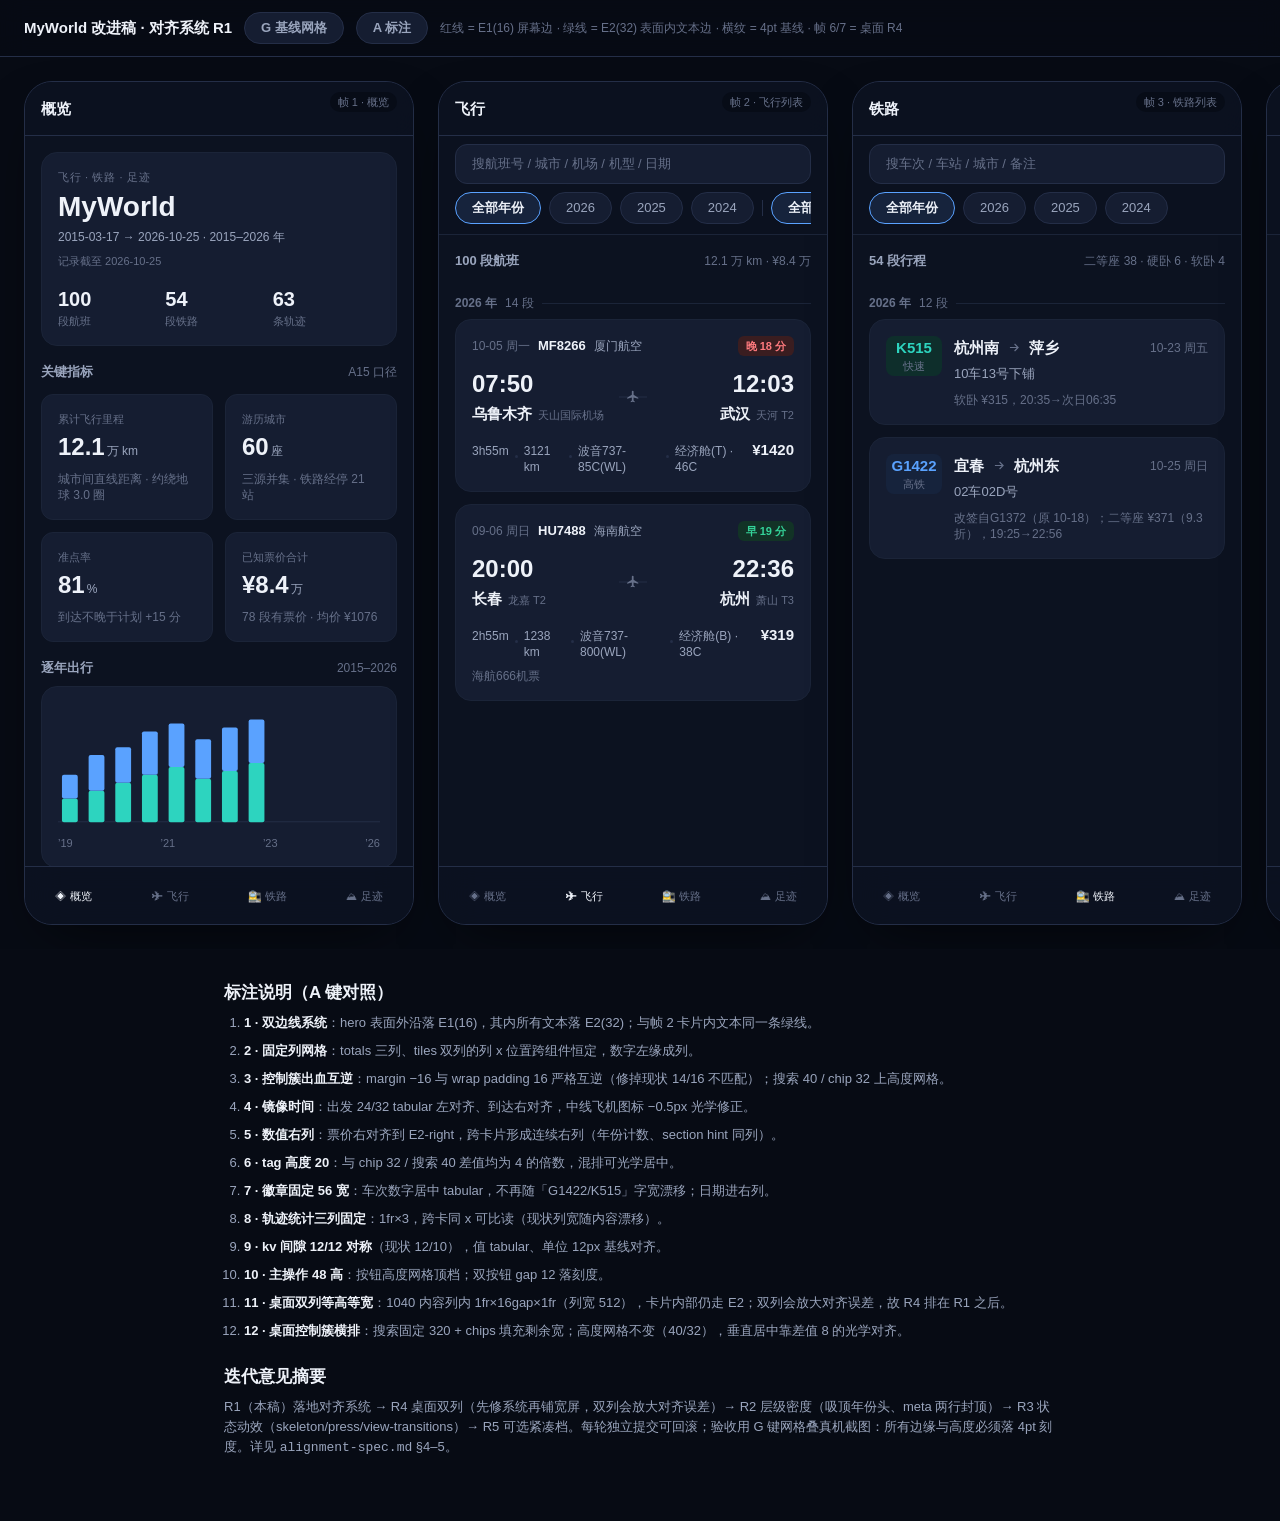
<file: docs/design/prototype.html>
<!doctype html>
<html lang="zh-CN">
<head>
<meta charset="utf-8" />
<meta name="viewport" content="width=device-width, initial-scale=1" />
<title>MyWorld 改进稿 · 对齐系统原型（R1）</title>
<style>
/* ============ tokens：对齐系统唯一真源 ============ */
:root{
  --e1:16px;                 /* 屏幕级文本边 / 表面外沿 */
  --e2:32px;                 /* 表面内部文本边 = e1 + 16 */
  --s1:4px; --s2:8px; --s3:12px; --s4:16px; --s5:24px; --s6:32px;
  --h-tag:20px; --h-chip:32px; --h-ctl:40px; --h-btn:48px;
  --r-surf:16px; --r-ctl:12px; --r-sm:8px; --r-tag:6px;
  --bg:#0c1220; --card:#151d31; --line:#242e47; --line-soft:#1b2438;
  --ink:#eef2f9; --ink2:#9aa5bd; --ink3:#667089;
  --brand:#5aa2ff; --brand-soft:#16233c; --ok:#34d399; --ok-soft:#123326;
  --warn:#ff7a7e; --warn-soft:#3a1d20; --rail:#2dd4bf; --rail-soft:#0e2e2b;
  --amber:#f5b04d; --amber-soft:#332614;
  --f:-apple-system,BlinkMacSystemFont,"Segoe UI","PingFang SC","Helvetica Neue",sans-serif;
}
*{box-sizing:border-box;margin:0;padding:0}
body{background:#070b14;color:var(--ink);font-family:var(--f);-webkit-font-smoothing:antialiased}
.num{font-variant-numeric:tabular-nums}
.t11{font-size:11px;line-height:16px}.t12{font-size:12px;line-height:16px}.t13{font-size:13px;line-height:20px}
.t15{font-size:15px;line-height:24px}.t17{font-size:17px;line-height:24px}.t20{font-size:20px;line-height:28px}
.t24{font-size:24px;line-height:32px}.t28{font-size:28px;line-height:36px}
.mut{color:var(--ink2)}.dim{color:var(--ink3)}

/* ============ 画廊外壳 ============ */
.bar{position:sticky;top:0;z-index:20;display:flex;align-items:center;gap:12px;padding:12px 24px;
  background:rgba(7,11,20,.9);backdrop-filter:blur(12px);border-bottom:1px solid var(--line)}
.bar h1{font-size:15px;line-height:24px;font-weight:650}
.bar .hint{font-size:12px;line-height:16px;color:var(--ink3)}
.bar button{height:32px;padding:0 16px;border-radius:999px;border:1px solid var(--line);background:var(--card);
  color:var(--ink2);font:600 13px/20px var(--f);cursor:pointer}
.bar button[aria-pressed="true"]{background:var(--brand-soft);border-color:var(--brand);color:var(--ink)}
.gallery{display:flex;gap:24px;overflow-x:auto;padding:24px;scroll-snap-type:x proximity}
.frame{flex:0 0 auto;width:390px;height:844px;border-radius:28px;border:1px solid var(--line);background:var(--bg);
  position:relative;overflow:hidden;scroll-snap-align:center;box-shadow:0 24px 60px -24px rgba(0,0,0,.7)}
.frame__label{position:absolute;top:10px;right:16px;z-index:9;font-size:11px;line-height:16px;color:var(--ink3);
  background:rgba(7,11,20,.7);padding:2px 8px;border-radius:999px}
.scr{position:absolute;inset:0 0 58px 0;overflow-y:auto;padding:0 var(--e1);scrollbar-width:none}
.scr::-webkit-scrollbar{display:none}

/* ============ 网格/边线叠层（G 键） ============ */
.ov{position:absolute;inset:0;pointer-events:none;z-index:8;display:none;
  background:
    repeating-linear-gradient(to bottom, rgba(90,162,255,.09) 0 1px, transparent 1px 4px),
    linear-gradient(to right,
      transparent 0 15px, rgba(255,122,126,.6) 15px 16px,
      transparent 16px 31px, rgba(52,211,153,.6) 31px 32px,
      transparent 32px calc(100% - 32px),
      rgba(52,211,153,.6) calc(100% - 32px) calc(100% - 31px),
      transparent calc(100% - 31px) calc(100% - 16px),
      rgba(255,122,126,.6) calc(100% - 16px) calc(100% - 15px),
      transparent calc(100% - 15px));}
body.g .ov{display:block}
/* 标注（A 键） */
.an{position:absolute;z-index:9;width:20px;height:20px;border-radius:999px;background:var(--amber);color:#20140a;
  font:700 11px/20px var(--f);text-align:center;display:none;box-shadow:0 0 0 3px rgba(12,18,32,.85)}
body.a .an{display:block}

/* ============ 组件 ============ */
.tb{position:sticky;top:0;z-index:6;height:54px;margin:0 calc(-1*var(--e1));padding:0 var(--e1);
  display:flex;align-items:center;gap:12px;background:rgba(12,18,32,.82);backdrop-filter:blur(14px);
  border-bottom:1px solid var(--line)}
.tb__t{font-size:15px;line-height:24px;font-weight:650}
.tb__back{width:24px;height:24px;display:flex;align-items:center;justify-content:center;color:var(--ink2)}
.ctl{position:sticky;top:54px;z-index:5;margin:0 calc(-1*var(--e1));padding:var(--s2) var(--e1);
  display:flex;flex-direction:column;gap:var(--s2);background:rgba(12,18,32,.92);backdrop-filter:blur(14px);
  border-bottom:1px solid var(--line-soft)}
.ctl__search{height:var(--h-ctl);border-radius:var(--r-ctl);background:var(--card);border:1px solid var(--line);
  padding:0 var(--e1);display:flex;align-items:center;color:var(--ink3);font-size:13px;line-height:20px}
.ctl__chips{display:flex;gap:var(--s2);overflow-x:auto;scrollbar-width:none;padding-bottom:2px}
.ctl__chips::-webkit-scrollbar{display:none}
.chip{flex:0 0 auto;height:var(--h-chip);padding:0 var(--e1);border-radius:999px;border:1px solid var(--line);
  background:var(--card);color:var(--ink2);font-size:13px;line-height:20px;display:flex;align-items:center}
.chip.on{background:var(--brand-soft);border-color:var(--brand);color:var(--ink);font-weight:600}
.sep{flex:0 0 1px;width:1px;height:16px;background:var(--line);align-self:center}
.sh{display:flex;align-items:baseline;gap:var(--s2);margin:var(--s4) 0 var(--s2)}
.sh__t{font-size:13px;line-height:20px;font-weight:650;color:var(--ink2)}
.sh__h{margin-left:auto;font-size:12px;line-height:16px;color:var(--ink3)}
.yh{display:flex;align-items:center;gap:var(--s2);margin:var(--s5) 0 var(--s2)}
.yh__y{font-size:12px;line-height:16px;font-weight:650;color:var(--ink3)}
.yh__c{font-size:12px;line-height:16px;color:var(--ink3)}
.yh__r{flex:1;height:1px;background:var(--line-soft)}
.grp{display:flex;flex-direction:column;gap:var(--s3)}
.surf{background:var(--card);border:1px solid var(--line-soft);border-radius:var(--r-surf);padding:var(--s4)}
.tag{height:var(--h-tag);padding:0 var(--s2);border-radius:var(--r-tag);display:inline-flex;align-items:center;
  font-size:11px;line-height:16px;font-weight:600;flex:0 0 auto}
.tag--ok{background:var(--ok-soft);color:var(--ok)}.tag--warn{background:var(--warn-soft);color:var(--warn)}
.tag--rail{background:var(--rail-soft);color:var(--rail)}.tag--amber{background:var(--amber-soft);color:var(--amber)}
.tag--neu{background:#1b2438;color:var(--ink2)}
/* 航班卡 */
.fc__top{display:flex;align-items:center;gap:var(--s2)}
.fc__top .tag{margin-left:auto}
.fc__body{display:grid;grid-template-columns:1fr 32px 1fr;align-items:center;margin-top:var(--s3)}
.fc__body .arr{text-align:right}
.place{display:flex;align-items:baseline;gap:6px;flex-wrap:wrap;margin-top:2px}
.arr .place{justify-content:flex-end}
.place b{font-size:15px;line-height:24px;font-weight:650}
.place span{font-size:11px;line-height:16px;color:var(--ink3)}
.mid{position:relative;height:32px}
.mid svg{position:absolute;left:50%;top:50%;transform:translate(-50%,-50%) translateY(-0.5px);color:var(--ink3)}
.mid::before{content:"";position:absolute;left:2px;right:2px;top:50%;height:1px;background:var(--line);transform:translateY(-0.5px)}
.fc__meta{display:flex;align-items:baseline;gap:6px;margin-top:var(--s3);font-size:12px;line-height:16px;color:var(--ink2)}
.fc__meta .dot{width:3px;height:3px;border-radius:999px;background:var(--line);align-self:center;flex:0 0 3px}
.fc__price{margin-left:auto;font-size:15px;line-height:24px;font-weight:650;color:var(--ink)}
.fc__note{margin-top:var(--s2);font-size:12px;line-height:16px;color:var(--ink3)}
/* 铁路卡 */
.rc{display:grid;grid-template-columns:56px 1fr;gap:var(--s3)}
.rc__badge{height:40px;border-radius:var(--r-sm);display:flex;flex-direction:column;align-items:center;justify-content:center}
.rc__badge .no{font-size:15px;line-height:20px;font-weight:700}
.rc__badge .kd{font-size:11px;line-height:16px;color:var(--ink3)}
.rc__route{display:flex;align-items:center;gap:var(--s2);font-size:15px;line-height:24px;font-weight:650}
.rc__route svg{transform:translateY(-0.5px);color:var(--ink3)}
.rc__date{margin-left:auto;font-size:12px;line-height:16px;color:var(--ink3);font-weight:400}
.rc__seat{margin-top:var(--s1);font-size:13px;line-height:20px;color:var(--ink2)}
.rc__note{margin-top:var(--s2);font-size:12px;line-height:16px;color:var(--ink3)}
/* 轨迹卡 */
.tc__head{display:flex;align-items:center;gap:var(--s2)}
.tc__pin{width:8px;height:8px;border-radius:999px;flex:0 0 8px}
.tc__name{font-size:15px;line-height:24px;font-weight:650;flex:1;min-width:0}
.tc__sub{margin-top:var(--s1);font-size:12px;line-height:16px;color:var(--ink3)}
.tc__stats{display:grid;grid-template-columns:1fr 1fr 1fr;margin-top:var(--s3)}
.tc__stats .v{font-size:17px;line-height:24px;font-weight:700}
.tc__stats .l{font-size:11px;line-height:16px;color:var(--ink3)}
/* 概览 */
.hero__eb{font-size:11px;line-height:16px;color:var(--ink3);letter-spacing:.06em}
.hero__t{font-size:28px;line-height:36px;font-weight:700;margin-top:var(--s1)}
.hero__sub{font-size:12px;line-height:16px;color:var(--ink2);margin-top:var(--s1)}
.hero__hz{font-size:11px;line-height:16px;color:var(--ink3);margin-top:var(--s2)}
.tot{display:grid;grid-template-columns:1fr 1fr 1fr;margin-top:var(--s4)}
.tot .v{font-size:20px;line-height:28px;font-weight:700}
.tot .l{font-size:11px;line-height:16px;color:var(--ink3)}
.tiles{display:grid;grid-template-columns:1fr 1fr;gap:var(--s3);margin-top:var(--s3)}
.tile{background:var(--card);border:1px solid var(--line-soft);border-radius:var(--r-ctl);padding:var(--s4)}
.tile .l{font-size:11px;line-height:16px;color:var(--ink3)}
.tile .v{font-size:24px;line-height:32px;font-weight:700;margin-top:var(--s1)}
.tile .v small{font-size:12px;line-height:16px;color:var(--ink2);font-weight:500;margin-left:2px}
.tile .ft{font-size:12px;line-height:16px;color:var(--ink3);margin-top:var(--s2)}
/* 详情 */
.map{height:220px;border-radius:var(--r-surf);margin-top:var(--s4);position:relative;overflow:hidden;
  background:linear-gradient(160deg,#101a2e,#0d1526);border:1px solid var(--line-soft)}
.kv{display:grid;grid-template-columns:1fr 1fr;gap:var(--s3);margin-top:var(--s3)}
.kv__k{font-size:11px;line-height:16px;color:var(--ink3)}
.kv__v{font-size:15px;line-height:24px;font-weight:650;margin-top:var(--s1)}
.kv__v small{font-size:12px;line-height:16px;color:var(--ink2);font-weight:500}
.btnrow{display:flex;gap:var(--s3);margin:var(--s4) 0 var(--s5)}
.btn{height:var(--h-btn);;border-radius:var(--r-ctl);display:flex;align-items:center;justify-content:center;
  font-size:15px;line-height:24px;font-weight:650;flex:1}
.btn--p{background:var(--brand);color:#06101f}
.btn--g{border:1px solid var(--line);color:var(--ink2)}
/* 底部 tabbar */
.bb{position:absolute;left:0;right:0;bottom:0;height:58px;display:flex;z-index:7;
  background:rgba(12,18,32,.88);backdrop-filter:blur(18px);border-top:1px solid var(--line)}
.bb__b{flex:1;display:flex;flex-direction:column;align-items:center;justify-content:center;gap:2px;
  font-size:11px;line-height:16px;color:var(--ink3)}
.bb__b.on{color:var(--ink)}
/* ============ 桌面帧（R4 静态演示，≥1000 规则的作用域副本） ============ */
.frame--desk{width:1280px;height:800px}
.frame--desk .scr{inset:0 0 0 0;padding:0}
.dcol{max-width:1040px;margin:0 auto;padding:0 var(--e1)}
.dctl{display:flex;gap:var(--s3);align-items:center;margin:var(--s4) 0 var(--s3)}
.dctl .ctl__search{flex:0 0 320px}
.dctl .ctl__chips{flex:1;padding-bottom:0}
.dgrp{display:grid;grid-template-columns:1fr 1fr;gap:var(--s4)}
.dkv{grid-template-columns:1fr 1fr 1fr}
.dmap{height:460px;margin-top:var(--s5)}
.dbtn{flex:0 0 auto;padding:0 var(--s5)}
.frame--desk .bb{display:none}

/* 说明区 */
.notes{max-width:880px;margin:0 auto;padding:8px 24px 64px}
.notes h2{font-size:17px;line-height:24px;font-weight:650;margin:24px 0 8px}
.notes ol{margin-left:20px;display:flex;flex-direction:column;gap:8px}
.notes li{font-size:13px;line-height:20px;color:var(--ink2)}
.notes li b{color:var(--ink)}
.notes p{font-size:13px;line-height:20px;color:var(--ink2);margin-top:8px}
</style>
</head>
<body>
<header class="bar">
  <h1>MyWorld 改进稿 · 对齐系统 R1</h1>
  <button id="tg" aria-pressed="false">G 基线网格</button>
  <button id="ta" aria-pressed="false">A 标注</button>
  <span class="hint">红线 = E1(16) 屏幕边 · 绿线 = E2(32) 表面内文本边 · 横纹 = 4pt 基线 · 帧 6/7 = 桌面 R4</span>
</header>

<main class="gallery">

<!-- ============ 帧 1 · 概览 ============ -->
<section class="frame">
  <span class="frame__label">帧 1 · 概览</span>
  <div class="ov"></div>
  <i class="an" style="left:36px;top:96px">1</i>
  <i class="an" style="left:36px;top:238px">2</i>
  <div class="scr">
    <div class="tb"><span class="tb__t">概览</span></div>
    <section class="surf" style="margin-top:16px">
      <div class="hero__eb">飞行 · 铁路 · 足迹</div>
      <div class="hero__t">MyWorld</div>
      <div class="hero__sub num">2015-03-17 → 2026-10-25 · 2015–2026 年</div>
      <div class="hero__hz num">记录截至 2026-10-25</div>
      <div class="tot">
        <div><div class="v num">100</div><div class="l">段航班</div></div>
        <div><div class="v num">54</div><div class="l">段铁路</div></div>
        <div><div class="v num">63</div><div class="l">条轨迹</div></div>
      </div>
    </section>
    <div class="sh"><span class="sh__t">关键指标</span><span class="sh__h num">A15 口径</span></div>
    <div class="tiles">
      <div class="tile"><div class="l">累计飞行里程</div><div class="v num">12.1<small>万 km</small></div><div class="ft">城市间直线距离 · 约绕地球 3.0 圈</div></div>
      <div class="tile"><div class="l">游历城市</div><div class="v num">60<small>座</small></div><div class="ft">三源并集 · 铁路经停 21 站</div></div>
      <div class="tile"><div class="l">准点率</div><div class="v num">81<small>%</small></div><div class="ft">到达不晚于计划 +15 分</div></div>
      <div class="tile"><div class="l">已知票价合计</div><div class="v num">¥8.4<small>万</small></div><div class="ft">78 段有票价 · 均价 ¥1076</div></div>
    </div>
    <div class="sh"><span class="sh__t">逐年出行</span><span class="sh__h num">2015–2026</span></div>
    <div class="surf">
      <svg width="100%" height="120" viewBox="0 0 326 120" aria-hidden="true">
        <g stroke="#242e47" stroke-width="1"><line x1="0" y1="119.5" x2="326" y2="119.5"/></g>
        <g>
          <rect x="4"   y="96" width="16" height="24" rx="2" fill="#2dd4bf"/><rect x="4"  y="72" width="16" height="24" rx="2" fill="#5aa2ff"/>
          <rect x="31"  y="88" width="16" height="32" rx="2" fill="#2dd4bf"/><rect x="31" y="52" width="16" height="36" rx="2" fill="#5aa2ff"/>
          <rect x="58"  y="80" width="16" height="40" rx="2" fill="#2dd4bf"/><rect x="58" y="44" width="16" height="36" rx="2" fill="#5aa2ff"/>
          <rect x="85"  y="72" width="16" height="48" rx="2" fill="#2dd4bf"/><rect x="85" y="28" width="16" height="44" rx="2" fill="#5aa2ff"/>
          <rect x="112" y="64" width="16" height="56" rx="2" fill="#2dd4bf"/><rect x="112" y="20" width="16" height="44" rx="2" fill="#5aa2ff"/>
          <rect x="139" y="76" width="16" height="44" rx="2" fill="#2dd4bf"/><rect x="139" y="36" width="16" height="40" rx="2" fill="#5aa2ff"/>
          <rect x="166" y="68" width="16" height="52" rx="2" fill="#2dd4bf"/><rect x="166" y="24" width="16" height="44" rx="2" fill="#5aa2ff"/>
          <rect x="193" y="60" width="16" height="60" rx="2" fill="#2dd4bf"/><rect x="193" y="16" width="16" height="44" rx="2" fill="#5aa2ff"/>
        </g>
      </svg>
      <div class="t11 dim num" style="display:flex;justify-content:space-between;margin-top:8px"><span>’19</span><span>’21</span><span>’23</span><span>’26</span></div>
    </div>
    <div style="height:24px"></div>
  </div>
  <nav class="bb"><span class="bb__b on">◈ 概览</span><span class="bb__b">✈ 飞行</span><span class="bb__b">🚉 铁路</span><span class="bb__b">⛰ 足迹</span></nav>
</section>

<!-- ============ 帧 2 · 飞行列表 ============ -->
<section class="frame">
  <span class="frame__label">帧 2 · 飞行列表</span>
  <div class="ov"></div>
  <i class="an" style="left:20px;top:120px">3</i>
  <i class="an" style="left:40px;top:330px">4</i>
  <i class="an" style="left:330px;top:452px">5</i>
  <i class="an" style="left:330px;top:296px">6</i>
  <div class="scr">
    <div class="tb"><span class="tb__t">飞行</span></div>
    <div class="ctl">
      <div class="ctl__search">搜航班号 / 城市 / 机场 / 机型 / 日期</div>
      <div class="ctl__chips">
        <span class="chip on">全部年份</span><span class="chip">2026</span><span class="chip">2025</span><span class="chip">2024</span>
        <span class="sep"></span>
        <span class="chip on">全部航司</span><span class="chip">国航</span><span class="chip">东航</span><span class="chip">南航</span>
      </div>
    </div>
    <div class="sh"><span class="sh__t">100 段航班</span><span class="sh__h num">12.1 万 km · ¥8.4 万</span></div>
    <div class="yh"><span class="yh__y">2026 年</span><span class="yh__c num">14 段</span><span class="yh__r"></span></div>
    <div class="grp">
      <article class="surf">
        <div class="fc__top">
          <span class="t12 dim num">10-05 周一</span>
          <span class="t13" style="font-weight:650">MF8266</span>
          <span class="t12 mut">厦门航空</span>
          <span class="tag tag--warn num">晚 18 分</span>
        </div>
        <div class="fc__body">
          <div class="dep">
            <div class="t24 num" style="font-weight:700">07:50</div>
            <div class="place"><b>乌鲁木齐</b><span>天山国际机场</span></div>
          </div>
          <div class="mid"><svg width="14" height="14" viewBox="0 0 24 24" fill="currentColor"><path d="M21 16v-2l-8-5V3.5a1.5 1.5 0 0 0-3 0V9l-8 5v2l8-2.5V19l-2 1.5V22l3.5-1 3.5 1v-1.5L13 19v-5.5l8 2.5z"/></svg></div>
          <div class="arr">
            <div class="t24 num" style="font-weight:700">12:03</div>
            <div class="place"><b>武汉</b><span>天河 T2</span></div>
          </div>
        </div>
        <div class="fc__meta num">
          <span>3h55m</span><i class="dot"></i><span>3121 km</span><i class="dot"></i><span>波音737-85C(WL)</span><i class="dot"></i><span>经济舱(T) · 46C</span>
          <span class="fc__price num">¥1420</span>
        </div>
      </article>
      <article class="surf">
        <div class="fc__top">
          <span class="t12 dim num">09-06 周日</span>
          <span class="t13" style="font-weight:650">HU7488</span>
          <span class="t12 mut">海南航空</span>
          <span class="tag tag--ok num">早 19 分</span>
        </div>
        <div class="fc__body">
          <div class="dep">
            <div class="t24 num" style="font-weight:700">20:00</div>
            <div class="place"><b>长春</b><span>龙嘉 T2</span></div>
          </div>
          <div class="mid"><svg width="14" height="14" viewBox="0 0 24 24" fill="currentColor"><path d="M21 16v-2l-8-5V3.5a1.5 1.5 0 0 0-3 0V9l-8 5v2l8-2.5V19l-2 1.5V22l3.5-1 3.5 1v-1.5L13 19v-5.5l8 2.5z"/></svg></div>
          <div class="arr">
            <div class="t24 num" style="font-weight:700">22:36</div>
            <div class="place"><b>杭州</b><span>萧山 T3</span></div>
          </div>
        </div>
        <div class="fc__meta num">
          <span>2h55m</span><i class="dot"></i><span>1238 km</span><i class="dot"></i><span>波音737-800(WL)</span><i class="dot"></i><span>经济舱(B) · 38C</span>
          <span class="fc__price num">¥319</span>
        </div>
        <div class="fc__note">海航666机票</div>
      </article>
    </div>
    <div style="height:24px"></div>
  </div>
  <nav class="bb"><span class="bb__b">◈ 概览</span><span class="bb__b on">✈ 飞行</span><span class="bb__b">🚉 铁路</span><span class="bb__b">⛰ 足迹</span></nav>
</section>

<!-- ============ 帧 3 · 铁路列表 ============ -->
<section class="frame">
  <span class="frame__label">帧 3 · 铁路列表</span>
  <div class="ov"></div>
  <i class="an" style="left:36px;top:300px">7</i>
  <div class="scr">
    <div class="tb"><span class="tb__t">铁路</span></div>
    <div class="ctl">
      <div class="ctl__search">搜车次 / 车站 / 城市 / 备注</div>
      <div class="ctl__chips"><span class="chip on">全部年份</span><span class="chip">2026</span><span class="chip">2025</span><span class="chip">2024</span></div>
    </div>
    <div class="sh"><span class="sh__t">54 段行程</span><span class="sh__h num">二等座 38 · 硬卧 6 · 软卧 4</span></div>
    <div class="yh"><span class="yh__y">2026 年</span><span class="yh__c num">12 段</span><span class="yh__r"></span></div>
    <div class="grp">
      <article class="surf rc">
        <div class="rc__badge" style="background:var(--rail-soft)"><span class="no num" style="color:var(--rail)">K515</span><span class="kd">快速</span></div>
        <div>
          <div class="rc__route"><span>杭州南</span><svg width="14" height="14" viewBox="0 0 24 24" fill="none" stroke="currentColor" stroke-width="2"><path d="M5 12h14m-6-6 6 6-6 6"/></svg><span>萍乡</span><span class="rc__date num">10-23 周五</span></div>
          <div class="rc__seat">10车13号下铺</div>
          <div class="rc__note num">软卧 ¥315，20:35→次日06:35</div>
        </div>
      </article>
      <article class="surf rc">
        <div class="rc__badge" style="background:var(--brand-soft)"><span class="no num" style="color:var(--brand)">G1422</span><span class="kd">高铁</span></div>
        <div>
          <div class="rc__route"><span>宜春</span><svg width="14" height="14" viewBox="0 0 24 24" fill="none" stroke="currentColor" stroke-width="2"><path d="M5 12h14m-6-6 6 6-6 6"/></svg><span>杭州东</span><span class="rc__date num">10-25 周日</span></div>
          <div class="rc__seat">02车02D号</div>
          <div class="rc__note num">改签自G1372（原 10-18）；二等座 ¥371（9.3折），19:25→22:56</div>
        </div>
      </article>
    </div>
    <div style="height:24px"></div>
  </div>
  <nav class="bb"><span class="bb__b">◈ 概览</span><span class="bb__b">✈ 飞行</span><span class="bb__b on">🚉 铁路</span><span class="bb__b">⛰ 足迹</span></nav>
</section>

<!-- ============ 帧 4 · 足迹列表 ============ -->
<section class="frame">
  <span class="frame__label">帧 4 · 足迹列表</span>
  <div class="ov"></div>
  <i class="an" style="left:36px;top:330px">8</i>
  <div class="scr">
    <div class="tb"><span class="tb__t">足迹</span></div>
    <div class="ctl">
      <div class="ctl__search">搜轨迹名 / 地区 / 日期</div>
      <div class="ctl__chips"><span class="chip on">全部类型</span><span class="chip">徒步</span><span class="chip">越野跑</span></div>
    </div>
    <div class="sh"><span class="sh__t">63 条轨迹</span><span class="sh__h num">共 1486 公里</span></div>
    <div class="yh"><span class="yh__y">2026 年</span><span class="yh__c num">9 条</span><span class="yh__r"></span></div>
    <div class="grp">
      <article class="surf">
        <div class="tc__head"><span class="tc__pin" style="background:#22d3ee"></span><span class="tc__name">杭州西湖群山环线越野跑</span><span class="tag tag--rail">越野跑</span></div>
        <div class="tc__sub num">浙江 · 杭州 · 2026-10-18</div>
        <div class="tc__stats num">
          <div><div class="v">41.48</div><div class="l">公里</div></div>
          <div><div class="v">2129</div><div class="l">爬升 m</div></div>
          <div><div class="v">5.39</div><div class="l">km/h 移动</div></div>
        </div>
      </article>
      <article class="surf">
        <div class="tc__head"><span class="tc__pin" style="background:#8b5cf6"></span><span class="tc__name">武功山两日穿越（萍乡进宜春出）</span><span class="tag tag--neu">徒步</span></div>
        <div class="tc__sub num">江西 · 武功山 · 2026-10-24</div>
        <div class="tc__stats num">
          <div><div class="v">40.37</div><div class="l">公里</div></div>
          <div><div class="v">3046</div><div class="l">爬升 m</div></div>
          <div><div class="v">2.64</div><div class="l">km/h 移动</div></div>
        </div>
      </article>
    </div>
    <div style="height:24px"></div>
  </div>
  <nav class="bb"><span class="bb__b">◈ 概览</span><span class="bb__b">✈ 飞行</span><span class="bb__b">🚉 铁路</span><span class="bb__b on">⛰ 足迹</span></nav>
</section>

<!-- ============ 帧 5 · 轨迹详情 ============ -->
<section class="frame">
  <span class="frame__label">帧 5 · 轨迹详情</span>
  <div class="ov"></div>
  <i class="an" style="left:36px;top:470px">9</i>
  <i class="an" style="left:200px;top:760px">10</i>
  <div class="scr">
    <div class="tb"><span class="tb__back">‹</span><span class="tb__t">杭州西湖群山环线越野跑</span></div>
    <div class="map">
      <svg width="100%" height="100%" viewBox="0 0 358 220" aria-hidden="true">
        <path d="M250 40 C 210 30 150 40 120 70 C 90 100 70 130 90 160 C 110 190 170 195 210 180 C 250 165 275 120 268 90 C 262 62 258 46 250 40 Z"
          fill="none" stroke="#22d3ee" stroke-width="3" stroke-linecap="round" opacity=".9"/>
        <circle cx="250" cy="40" r="5" fill="#22d3ee"/>
      </svg>
      <span class="t11 dim" style="position:absolute;left:16px;bottom:12px">地图为占位 · 真机走腾讯 GL</span>
    </div>
    <section class="surf" style="margin-top:12px">
      <div class="kv num">
        <div><div class="kv__k">总距离</div><div class="kv__v">41.48<small> km</small></div></div>
        <div><div class="kv__k">累计爬升</div><div class="kv__v">2129<small> m</small></div></div>
        <div><div class="kv__k">累计下降</div><div class="kv__v">2123<small> m</small></div></div>
        <div><div class="kv__k">海拔区间</div><div class="kv__v">9–359<small> m</small></div></div>
        <div><div class="kv__k">移动时间</div><div class="kv__v">7h42m</div></div>
        <div><div class="kv__k">移动速度</div><div class="kv__v">5.39<small> km/h</small></div></div>
      </div>
    </section>
    <div class="sh"><span class="sh__t">海拔剖面</span><span class="sh__h num">8740 原始点</span></div>
    <div class="surf">
      <svg width="100%" height="72" viewBox="0 0 326 72" aria-hidden="true">
        <path d="M0 60 L30 52 L60 40 L90 28 L120 34 L150 20 L180 30 L210 24 L240 38 L270 48 L300 56 L326 60 L326 72 L0 72 Z" fill="#16233c"/>
        <path d="M0 60 L30 52 L60 40 L90 28 L120 34 L150 20 L180 30 L210 24 L240 38 L270 48 L300 56 L326 60" fill="none" stroke="#22d3ee" stroke-width="2"/>
      </svg>
    </div>
    <div class="btnrow">
      <span class="btn btn--p num">下载 GPX · 原始精度 7872 点</span>
      <span class="btn btn--g">精简版</span>
    </div>
  </div>
  <nav class="bb"><span class="bb__b">◈ 概览</span><span class="bb__b">✈ 飞行</span><span class="bb__b">🚉 铁路</span><span class="bb__b on">⛰ 足迹</span></nav>
</section>

<!-- ============ 帧 6 · 飞行列表 · 桌面 ≥1000 ============ -->
<section class="frame frame--desk">
  <span class="frame__label">帧 6 · 桌面 ≥1000 · 列表</span>
  <div class="ov"></div>
  <i class="an" style="left:140px;top:150px">11</i>
  <i class="an" style="left:520px;top:96px">12</i>
  <div class="scr">
    <div class="tb" style="margin:0;padding:0 calc((100% - 1040px)/2)"><span class="tb__t">飞行</span></div>
    <div class="dcol">
      <div class="dctl">
        <div class="ctl__search">搜航班号 / 城市 / 机场 / 机型 / 日期</div>
        <div class="ctl__chips">
          <span class="chip on">全部年份</span><span class="chip">2026</span><span class="chip">2025</span><span class="chip">2024</span>
          <span class="sep"></span>
          <span class="chip on">全部航司</span><span class="chip">国航</span><span class="chip">东航</span><span class="chip">南航</span><span class="chip">海航</span>
        </div>
      </div>
      <div class="sh"><span class="sh__t">100 段航班</span><span class="sh__h num">12.1 万 km · ¥8.4 万</span></div>
      <div class="yh"><span class="yh__y">2026 年</span><span class="yh__c num">14 段</span><span class="yh__r"></span></div>
      <div class="dgrp">
        <article class="surf">
          <div class="fc__top"><span class="t12 dim num">10-05 周一</span><span class="t13" style="font-weight:650">MF8266</span><span class="t12 mut">厦门航空</span><span class="tag tag--warn num">晚 18 分</span></div>
          <div class="fc__body">
            <div class="dep"><div class="t24 num" style="font-weight:700">07:50</div><div class="place"><b>乌鲁木齐</b><span>天山国际机场</span></div></div>
            <div class="mid"><svg width="14" height="14" viewBox="0 0 24 24" fill="currentColor"><path d="M21 16v-2l-8-5V3.5a1.5 1.5 0 0 0-3 0V9l-8 5v2l8-2.5V19l-2 1.5V22l3.5-1 3.5 1v-1.5L13 19v-5.5l8 2.5z"/></svg></div>
            <div class="arr"><div class="t24 num" style="font-weight:700">12:03</div><div class="place"><b>武汉</b><span>天河 T2</span></div></div>
          </div>
          <div class="fc__meta num"><span>3h55m</span><i class="dot"></i><span>3121 km</span><i class="dot"></i><span>波音737-85C(WL)</span><i class="dot"></i><span>经济舱(T) · 46C</span><span class="fc__price num">¥1420</span></div>
        </article>
        <article class="surf">
          <div class="fc__top"><span class="t12 dim num">09-06 周日</span><span class="t13" style="font-weight:650">HU7488</span><span class="t12 mut">海南航空</span><span class="tag tag--ok num">早 19 分</span></div>
          <div class="fc__body">
            <div class="dep"><div class="t24 num" style="font-weight:700">20:00</div><div class="place"><b>长春</b><span>龙嘉 T2</span></div></div>
            <div class="mid"><svg width="14" height="14" viewBox="0 0 24 24" fill="currentColor"><path d="M21 16v-2l-8-5V3.5a1.5 1.5 0 0 0-3 0V9l-8 5v2l8-2.5V19l-2 1.5V22l3.5-1 3.5 1v-1.5L13 19v-5.5l8 2.5z"/></svg></div>
            <div class="arr"><div class="t24 num" style="font-weight:700">22:36</div><div class="place"><b>杭州</b><span>萧山 T3</span></div></div>
          </div>
          <div class="fc__meta num"><span>2h55m</span><i class="dot"></i><span>1238 km</span><i class="dot"></i><span>波音737-800(WL)</span><i class="dot"></i><span>经济舱(B) · 38C</span><span class="fc__price num">¥319</span></div>
          <div class="fc__note">海航666机票</div>
        </article>
      </div>
      <div style="height:32px"></div>
    </div>
  </div>
</section>

<!-- ============ 帧 7 · 轨迹详情 · 桌面 ≥1000 ============ -->
<section class="frame frame--desk">
  <span class="frame__label">帧 7 · 桌面 ≥1000 · 详情</span>
  <div class="ov"></div>
  <div class="scr">
    <div class="tb" style="margin:0;padding:0 calc((100% - 1040px)/2)"><span class="tb__back">‹</span><span class="tb__t">杭州西湖群山环线越野跑</span></div>
    <div class="dcol">
      <div class="map dmap">
        <svg width="100%" height="100%" viewBox="0 0 1008 460" preserveAspectRatio="none" aria-hidden="true">
          <path d="M700 80 C 580 50 420 80 340 160 C 260 240 210 320 260 390 C 320 450 480 460 590 420 C 700 380 760 260 740 180 C 725 115 715 95 700 80 Z" fill="none" stroke="#22d3ee" stroke-width="4" stroke-linecap="round" opacity=".9"/>
          <circle cx="700" cy="80" r="7" fill="#22d3ee"/>
        </svg>
        <span class="t11 dim" style="position:absolute;left:16px;bottom:12px">地图为占位 · 真机走腾讯 GL · 460 高</span>
      </div>
      <section class="surf" style="margin-top:16px">
        <div class="kv dkv num">
          <div><div class="kv__k">总距离</div><div class="kv__v">41.48<small> km</small></div></div>
          <div><div class="kv__k">累计爬升</div><div class="kv__v">2129<small> m</small></div></div>
          <div><div class="kv__k">累计下降</div><div class="kv__v">2123<small> m</small></div></div>
          <div><div class="kv__k">海拔区间</div><div class="kv__v">9–359<small> m</small></div></div>
          <div><div class="kv__k">移动时间</div><div class="kv__v">7h42m</div></div>
          <div><div class="kv__k">移动速度</div><div class="kv__v">5.39<small> km/h</small></div></div>
        </div>
      </section>
      <div class="btnrow"><span class="btn btn--p dbtn num">下载 GPX · 原始精度 7872 点</span><span class="btn btn--g dbtn">精简版</span></div>
    </div>
  </div>
</section>

</main>

<section class="notes">
  <h2>标注说明（A 键对照）</h2>
  <ol>
    <li><b>1 · 双边线系统</b>：hero 表面外沿落 E1(16)，其内所有文本落 E2(32)；与帧 2 卡片内文本同一条绿线。</li>
    <li><b>2 · 固定列网格</b>：totals 三列、tiles 双列的列 x 位置跨组件恒定，数字左缘成列。</li>
    <li><b>3 · 控制簇出血互逆</b>：margin −16 与 wrap padding 16 严格互逆（修掉现状 14/16 不匹配）；搜索 40 / chip 32 上高度网格。</li>
    <li><b>4 · 镜像时间</b>：出发 24/32 tabular 左对齐、到达右对齐，中线飞机图标 −0.5px 光学修正。</li>
    <li><b>5 · 数值右列</b>：票价右对齐到 E2-right，跨卡片形成连续右列（年份计数、section hint 同列）。</li>
    <li><b>6 · tag 高度 20</b>：与 chip 32 / 搜索 40 差值均为 4 的倍数，混排可光学居中。</li>
    <li><b>7 · 徽章固定 56 宽</b>：车次数字居中 tabular，不再随「G1422/K515」字宽漂移；日期进右列。</li>
    <li><b>8 · 轨迹统计三列固定</b>：1fr×3，跨卡同 x 可比读（现状列宽随内容漂移）。</li>
    <li><b>9 · kv 间隙 12/12 对称</b>（现状 12/10），值 tabular、单位 12px 基线对齐。</li>
    <li><b>10 · 主操作 48 高</b>：按钮高度网格顶档；双按钮 gap 12 落刻度。</li>
    <li><b>11 · 桌面双列等高等宽</b>：1040 内容列内 1fr×16gap×1fr（列宽 512），卡片内部仍走 E2；双列会放大对齐误差，故 R4 排在 R1 之后。</li>
    <li><b>12 · 桌面控制簇横排</b>：搜索固定 320 + chips 填充剩余宽；高度网格不变（40/32），垂直居中靠差值 8 的光学对齐。</li>
  </ol>
  <h2>迭代意见摘要</h2>
  <p>R1（本稿）落地对齐系统 → R4 桌面双列（先修系统再铺宽屏，双列会放大对齐误差）→ R2 层级密度（吸顶年份头、meta 两行封顶）→ R3 状态动效（skeleton/press/view-transitions）→ R5 可选紧凑档。每轮独立提交可回滚；验收用 G 键网格叠真机截图：所有边缘与高度必须落 4pt 刻度。详见 <code>alignment-spec.md</code> §4–5。</p>
</section>

<script>
const b = (id, cls) => {
  const el = document.getElementById(id);
  el.addEventListener('click', () => {
    const on = document.body.classList.toggle(cls);
    el.setAttribute('aria-pressed', String(on));
  });
};
b('tg', 'g'); b('ta', 'a');
</script>
</body>
</html>
</file>
